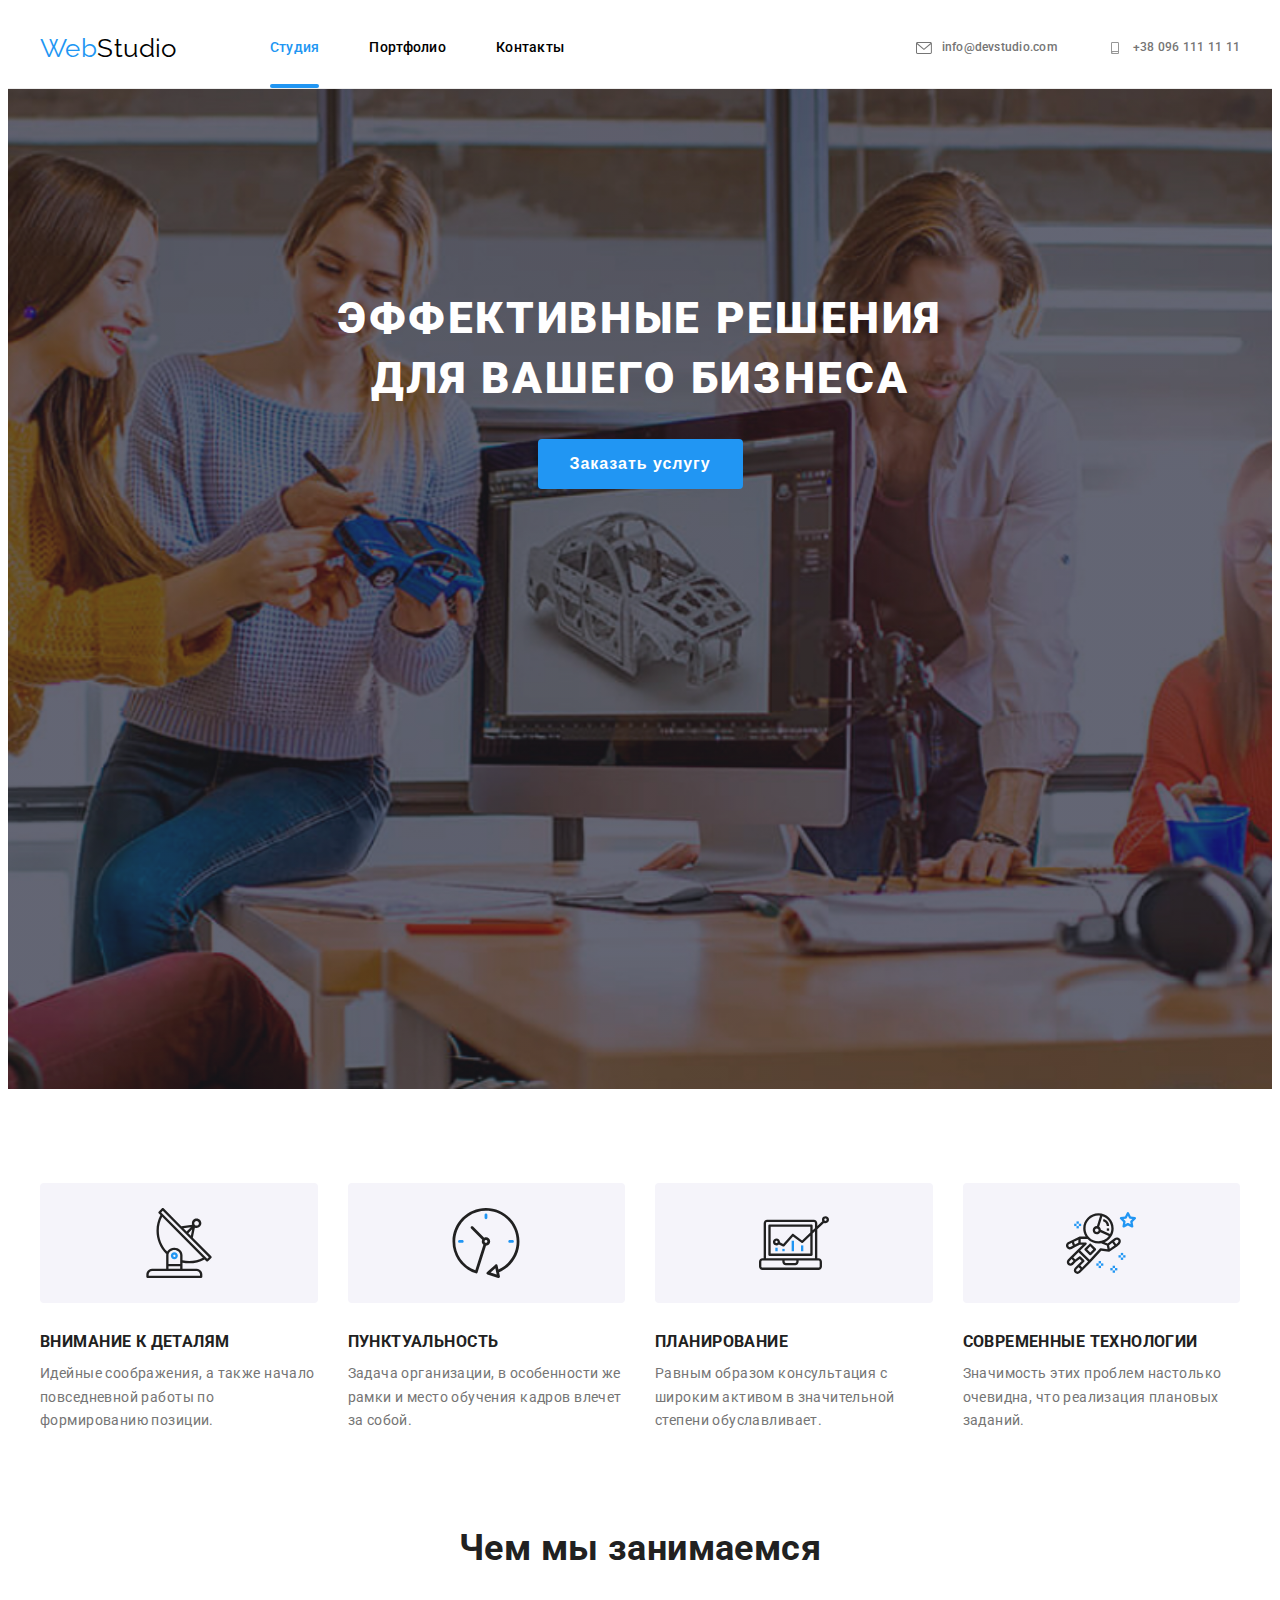
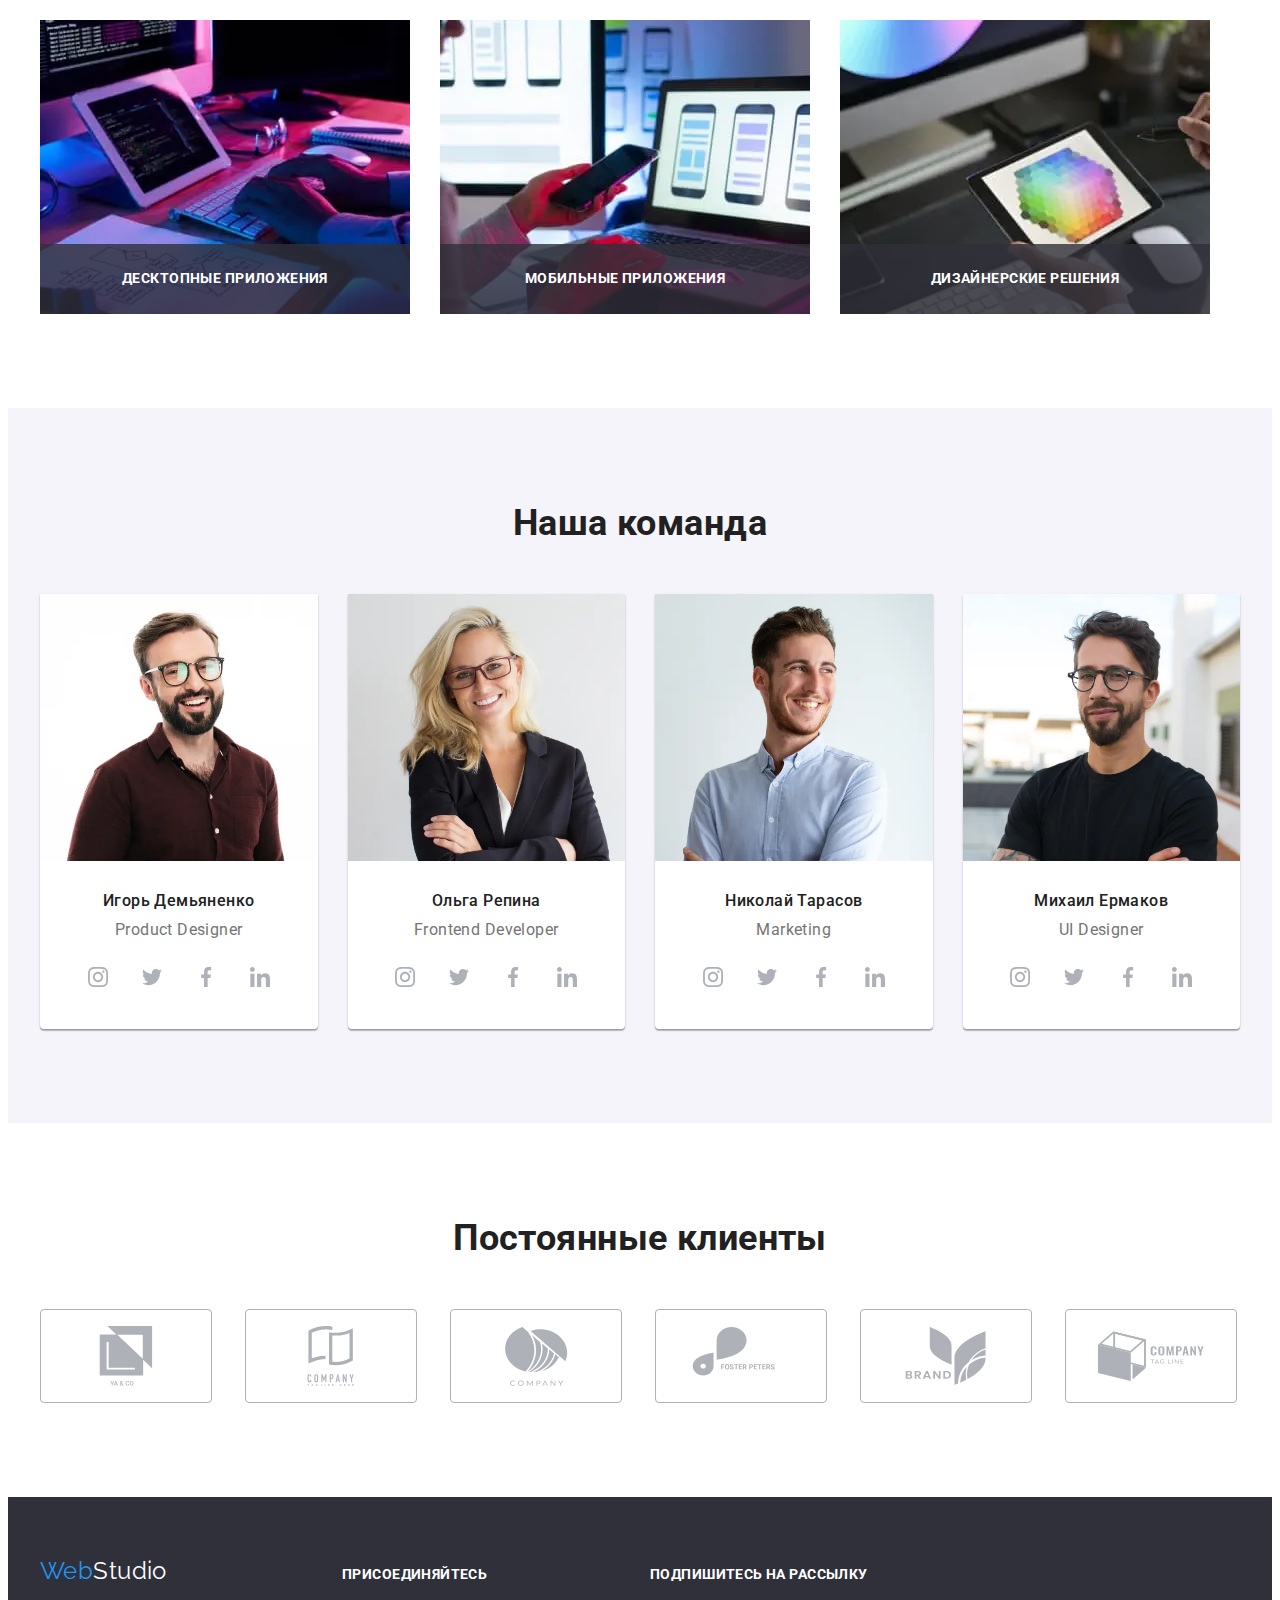
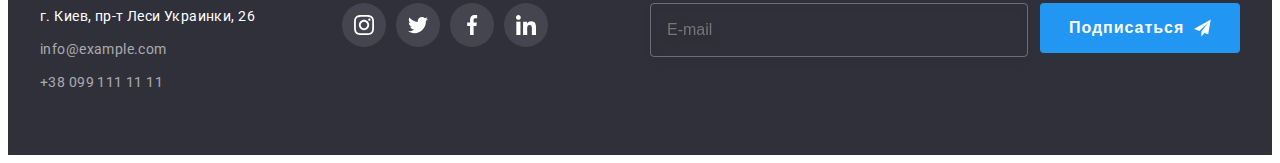
<file: index.html>
<!DOCTYPE html>
<html lang="ru">
  <head>
    <meta charset="UTF-8" />
    <meta http-equiv="X-UA-Compatible" content="IE=edge" />
    <meta name="viewport" content="width=device-width, initial-scale=1.0" />
    <title>Studio</title>
    <link rel="preconnect" href="https://fonts.googleapis.com" />
    <link rel="preconnect" href="https://fonts.gstatic.com" crossorigin />
    <link
      href="https://fonts.googleapis.com/css2?family=Raleway:wght@700&family=Roboto:wght@400;500;700;900&display=swap"
      rel="stylesheet"
    />
    <link
      rel="stylesheet"
      href="https://cdnjs.cloudflare.com/ajax/libs/modern-normalize/1.1.0/modern-normalize.min.css"
      integrity="sha512-wpPYUAdjBVSE4KJnH1VR1HeZfpl1ub8YT/NKx4PuQ5NmX2tKuGu6U/JRp5y+Y8XG2tV+wKQpNHVUX03MfMFn9Q=="
      crossorigin="anonymous"
      referrerpolicy="no-referrer"
    />
    <link rel="stylesheet" href="./css/main.min.css" />
  </head>
  <body>
    <!-- Чтобы поставить или убрать комментарий CTRL+/ -->
    <!--Шапка-->
    <header class="header">
      <div class="container">
        <a href="./index.html" class="logo link"
          >Web<span class="logo__header--dark">Studio</span></a
        >
        <nav class="nav">
          <ul class="nav__list list">
            <li class="nav__item">
              <a href="./index.html" class="link active">Студия</a>
            </li>
            <li class="nav__item">
              <a href="./portfolio.html" class="link inactive">Портфолио</a>
            </li>
            <li class="nav__item">
              <a href="" class="link inactive">Контакты</a>
            </li>
          </ul>
        </nav>
        <ul class="header-auth__list list">
          <li class="header-auth__item">
            <a href="mailto:info@devstudio.com" class="link">
              <svg class="header-auth__icon--tab" width="14" height="10">
                <use href="./images/symbol-defs.svg#icon-envelope-tab"></use>
              </svg>
              <svg class="header-auth__icon" width="16" height="12">
                <use href="./images/symbol-defs.svg#icon-envelope"></use></svg
              >info@devstudio.com</a
            >
          </li>
          <li class="header-auth__item">
            <a href="tel:+380961111111" class="link">
              <svg class="header-auth__icon--tab" width="10" height="14">
                <use href="./images/symbol-defs.svg#icon-smartphone-tab"></use>
              </svg>
              <svg class="header-auth__icon" width="16" height="12">
                <use href="./images/symbol-defs.svg#icon-smartphone"></use>
              </svg>
              +38 096 111 11 11</a
            >
          </li>
        </ul>
        <button
          type="button"
          class="menu-open__btn"
          aria-expanded="false"
          aria-controls="menu-container"
          data-menu-button
        >
          <svg
            width="40"
            height="40"
            aria-label="Переключатель мобильного меню"
          >
            <use
              class="mob-menu__icon"
              href="./images/symbol-defs.svg#icon-menu-open"
            ></use>
          </svg>
        </button>
      </div>

      <div class="mob-menu is-hidden">
        <div class="container">
          <div class="mob-menu__top">
            <button
              type="button"
              class="menu-close__btn"
              aria-expanded="false"
              aria-controls="menu-container"
              data-menu-button
            >
              <svg
                width="40"
                height="40"
                aria-label="Переключатель мобильного меню"
              >
                <use
                  class="mob-menu__icon"
                  href="./images/symbol-defs.svg#icon-menu-close"
                ></use>
              </svg>
            </button>
            <ul class="mob-menu__list list">
              <li class="mob-menu__item">
                <a href="./index.html" class="link active">Студия</a>
              </li>
              <li class="mob-menu__item">
                <a href="./portfolio.html" class="link inactive">Портфолио</a>
              </li>
              <li class="mob-menu__item">
                <a href="" class="link inactive">Контакты</a>
              </li>
            </ul>
          </div>

          <div class="menu-bottom">
            <div class="menu-bottom__connect">
              <ul class="menu-bottom__list list">
                <li class="menu-bottom__tel">
                  <a href="tel:+380961111111" class="link">
                    +38 096 111 11 11</a
                  >
                </li>
                <li class="menu-bottom__mail">
                  <a href="mailto:info@devstudio.com" class="link"
                    >info@devstudio.com</a
                  >
                </li>
              </ul>
              <ul class="mob-soc__list list">
                <li class="mob-soc__item">
                  <a class="mob-soc__link link" href="">Instagram</a>
                </li>
                <li class="mob-soc__item">
                  <a class="mob-soc__link link" href="">Twitter</a>
                </li>
                <li class="mob-soc__item">
                  <a class="mob-soc__link link" href="">Facebook</a>
                </li>
                <li class="mob-soc__item">
                  <a class="mob-soc__link link" href="">LinkedIn</a>
                </li>
              </ul>
            </div>
          </div>
        </div>
      </div>
    </header>

    <!--Main-->
    <main>
      <!--Герой-->
      <section class="hero">
        <div class="container">
          <h1 class="hero__title">Эффективные решения для вашего бизнеса</h1>
          <button type="button" class="hero__btn btn" data-modal-open>
            Заказать услугу
          </button>
        </div>
      </section>
      <!--Особенности-->
      <section class="specialty">
        <div class="container">
          <h2 class="hidden">Наши особенности</h2>
          <ul class="specialty__list list">
            <li class="specialty__item">
              <div class="placeholder-svg">
                <svg width="70" height="70">
                  <use href="./images/symbol-defs.svg#icon-antenna"></use>
                </svg>
              </div>
              <h3 class="specialty__title title">Внимание к деталям</h3>
              <p class="specialty__description">
                Идейные соображения, а также начало повседневной работы по
                формированию позиции.
              </p>
            </li>
            <li class="specialty__item">
              <div class="placeholder-svg">
                <svg width="70" height="70">
                  <use href="./images/symbol-defs.svg#icon-clock"></use>
                </svg>
              </div>
              <h3 class="specialty__title title">Пунктуальность</h3>
              <p class="specialty__description">
                Задача организации, в особенности же рамки и место обучения
                кадров влечет за собой.
              </p>
            </li>
            <li class="specialty__item">
              <div class="placeholder-svg">
                <svg width="70" height="70">
                  <use href="./images/symbol-defs.svg#icon-diagram"></use>
                </svg>
              </div>
              <h3 class="specialty__title title">Планирование</h3>
              <p class="specialty__description">
                Равным образом консультация с широким активом в значительной
                степени обуславливает.
              </p>
            </li>
            <li class="specialty__item">
              <div class="placeholder-svg">
                <svg width="70" height="70">
                  <use href="./images/symbol-defs.svg#icon-astronaut"></use>
                </svg>
              </div>
              <h3 class="specialty__title title">Современные технологии</h3>
              <p class="specialty__description">
                Значимость этих проблем настолько очевидна, что реализация
                плановых заданий.
              </p>
            </li>
          </ul>
        </div>
      </section>

      <!--Чем мы занимаемся-->
      <section class="about">
        <div class="container">
          <h2 class="about__title title">Чем мы занимаемся</h2>
          <ul class="about__list list">
            <li class="about__item">
              <div class="about__item--wrap">
                <picture>
                  <source
                    srcset="
                      ./images/about/about_1.webp    1x,
                      ./images/about/about_1-x2.webp 2x
                    "
                    type="image/webp"
                  />
                  <source
                    srcset="
                      ./images/about/about_1.jpg    1x,
                      ./images/about/about_1-x2.jpg 2x
                    "
                    type="image/jpg"
                  />
                  <img
                    src="./images/about/about_1.jpg"
                    alt="Ноут"
                    width="370"
                    height="294"
                  />
                </picture>
                <div class="about__label">
                  <p class="about__description">Десктопные приложения</p>
                </div>
              </div>
            </li>
            <li class="about__item">
              <div class="about__item--wrap">
                <picture>
                  <source
                    srcset="
                      ./images/about/about_2.webp    1x,
                      ./images/about/about_2-x2.webp 2x
                    "
                    type="image/webp"
                  />
                  <source
                    srcset="
                      ./images/about/about_2.jpg    1x,
                      ./images/about/about_2-x2.jpg 2x
                    "
                    type="image/jpg"
                  />
                  <img
                    src="./images/about/about_2.jpg"
                    alt="Телефон"
                    width="370"
                    height="294"
                  />
                </picture>

                <div class="about__label">
                  <p class="about__description">Мобильные приложения</p>
                </div>
              </div>
            </li>
            <li class="about__item">
              <div class="about__item--wrap">
                <picture>
                  <source
                    srcset="
                      ./images/about/about_3.webp    1x,
                      ./images/about/about_3-x2.webp 2x
                    "
                    type="image/webp"
                  />
                  <source
                    srcset="
                      ./images/about/about_3.jpg    1x,
                      ./images/about/about_3-x2.jpg 2x
                    "
                    type="image/jpg"
                  />
                  <img
                    src="./images/about/about_3.jpg"
                    alt="Планшет"
                    width="370"
                    height="294"
                  />
                </picture>
                <div class="about__label">
                  <p class="about__description">Дизайнерские решения</p>
                </div>
              </div>
            </li>
          </ul>
        </div>
      </section>

      <!--Наша команда-->
      <section class="team">
        <div class="container">
          <h2 class="team__title title">Наша команда</h2>
          <ul class="team__list list">
            <li class="team__item">
              <picture>
                <source
                  media="(min-width: 1200px)"
                  srcset="
                    ./images/teammates/teammate_1.webp    1x,
                    ./images/teammates/teammate_1-x2.webp 2x
                  "
                  type="image/webp"
                />
                <source
                  media="(min-width: 1200px)"
                  srcset="
                    ./images/teammates/teammate_1.jpg    1x,
                    ./images/teammates/teammate_1-x2.jpg 2x
                  "
                  type="image/jpg"
                />

                <source
                  media="(min-width: 768px)"
                  srcset="
                    ./images/teammates/teammate_1-tab.webp    1x,
                    ./images/teammates/teammate_1-tab-x2.webp 2x
                  "
                  type="image/webp"
                />
                <source
                  media="(min-width: 768px)"
                  srcset="
                    ./images/teammates/teammate_1-tab.jpg    1x,
                    ./images/teammates/teammate_1-tab-x2.jpg 2x
                  "
                  type="image/jpg"
                />
                <source
                  media="(min-width: 320px)"
                  srcset="
                    ./images/teammates/teammate_1-mob.webp    1x,
                    ./images/teammates/teammate_1-mob-x2.webp 2x
                  "
                  type="image/webp"
                />
                <source
                  media="(min-width: 320px)"
                  srcset="
                    ./images/teammates/teammate_1-mob.jpg    1x,
                    ./images/teammates/teammate_1-mob-x2.jpg 2x
                  "
                  type="image/jpg"
                />
                <img
                  src="./images/teammates/teammate_1-mob.jpg"
                  alt="Игорь"
                  width="270"
                  height="260"
                />
              </picture>

              <div class="teammate">
                <h3 class="teammate__name title">Игорь Демьяненко</h3>
                <p lang="en" class="teammate__description">Product Designer</p>
                <ul class="soc-contacts__list list">
                  <li class="soc-contacts__item">
                    <a
                      class="soc-contacts__link socials-svg"
                      href=""
                      aria-label="instagram"
                      ><svg class="soc-contacts__svg" width="20" height="20">
                        <use
                          href="./images/symbol-defs.svg#icon-instagram"
                        ></use></svg
                    ></a>
                  </li>
                  <li class="soc-contacts__item">
                    <a
                      class="soc-contacts__link socials-svg"
                      href=""
                      aria-label="twitter"
                      ><svg class="soc-contacts__svg" width="20" height="20">
                        <use
                          href="./images/symbol-defs.svg#icon-twitter"
                        ></use></svg
                    ></a>
                  </li>
                  <li class="soc-contacts__item">
                    <a
                      class="soc-contacts__link socials-svg"
                      href=""
                      aria-label="facebook"
                      ><svg class="soc-contacts__svg" width="20" height="20">
                        <use
                          href="./images/symbol-defs.svg#icon-facebook"
                        ></use></svg
                    ></a>
                  </li>
                  <li class="soc-contacts__item">
                    <a
                      class="soc-contacts__link socials-svg"
                      href=""
                      aria-label="linkedin"
                      ><svg class="soc-contacts__svg" width="20" height="20">
                        <use
                          href="./images/symbol-defs.svg#icon-linkedin"
                        ></use></svg
                    ></a>
                  </li>
                </ul>
              </div>
            </li>
            <li class="team__item">
              <picture>
                <source
                  media="(min-width: 1200px)"
                  srcset="
                    ./images/teammates/teammate_2.webp    1x,
                    ./images/teammates/teammate_2-x2.webp 2x
                  "
                  type="image/webp"
                />
                <source
                  media="(min-width: 1200px)"
                  srcset="
                    ./images/teammates/teammate_2.jpg    1x,
                    ./images/teammates/teammate_2-x2.jpg 2x
                  "
                  type="image/jpg"
                />

                <source
                  media="(min-width: 768px)"
                  srcset="
                    ./images/teammates/teammate_2-tab.webp    1x,
                    ./images/teammates/teammate_2-tab-x2.webp 2x
                  "
                  type="image/webp"
                />
                <source
                  media="(min-width: 768px)"
                  srcset="
                    ./images/teammates/teammate_2-tab.jpg    1x,
                    ./images/teammates/teammate_2-tab-x2.jpg 2x
                  "
                  type="image/jpg"
                />
                <source
                  media="(min-width: 320px)"
                  srcset="
                    ./images/teammates/teammate_2-mob.webp    1x,
                    ./images/teammates/teammate_2-mob-x2.webp 2x
                  "
                  type="image/webp"
                />
                <source
                  media="(min-width: 320px)"
                  srcset="
                    ./images/teammates/teammate_2-mob.jpg    1x,
                    ./images/teammates/teammate_2-mob-x2.jpg 2x
                  "
                  type="image/jpg"
                />
                <img
                  src="./images/teammates/teammate_2-mob.jpg"
                  alt="Ольга"
                  width="270"
                  height="260"
                />
              </picture>

              <div class="teammate">
                <h3 class="teammate__name title">Ольга Репина</h3>
                <p lang="en" class="teammate__description">
                  Frontend Developer
                </p>
                <ul class="soc-contacts__list list">
                  <li class="soc-contacts__item">
                    <a
                      class="soc-contacts__link socials-svg"
                      href=""
                      aria-label="instagram"
                      ><svg class="soc-contacts__svg" width="20" height="20">
                        <use
                          href="./images/symbol-defs.svg#icon-instagram"
                        ></use></svg
                    ></a>
                  </li>
                  <li class="soc-contacts__item">
                    <a
                      class="soc-contacts__link socials-svg"
                      href=""
                      aria-label="twitter"
                      ><svg class="soc-contacts__svg" width="20" height="20">
                        <use
                          href="./images/symbol-defs.svg#icon-twitter"
                        ></use></svg
                    ></a>
                  </li>
                  <li class="soc-contacts__item">
                    <a
                      class="soc-contacts__link socials-svg"
                      href=""
                      aria-label="facebook"
                      ><svg class="soc-contacts__svg" width="20" height="20">
                        <use
                          href="./images/symbol-defs.svg#icon-facebook"
                        ></use></svg
                    ></a>
                  </li>
                  <li class="soc-contacts__item">
                    <a
                      class="soc-contacts__link socials-svg"
                      href=""
                      aria-label="linkedin"
                      ><svg class="soc-contacts__svg" width="20" height="20">
                        <use
                          href="./images/symbol-defs.svg#icon-linkedin"
                        ></use></svg
                    ></a>
                  </li>
                </ul>
              </div>
            </li>
            <li class="team__item">
              <picture>
                <source
                  media="(min-width: 1200px)"
                  srcset="
                    ./images/teammates/teammate_3.webp    1x,
                    ./images/teammates/teammate_3-x2.webp 2x
                  "
                  type="image/webp"
                />
                <source
                  media="(min-width: 1200px)"
                  srcset="
                    ./images/teammates/teammate_3.jpg    1x,
                    ./images/teammates/teammate_3-x2.jpg 2x
                  "
                  type="image/jpg"
                />

                <source
                  media="(min-width: 768px)"
                  srcset="
                    ./images/teammates/teammate_3-tab.webp    1x,
                    ./images/teammates/teammate_3-tab-x2.webp 2x
                  "
                  type="image/webp"
                />
                <source
                  media="(min-width: 768px)"
                  srcset="
                    ./images/teammates/teammate_3-tab.jpg    1x,
                    ./images/teammates/teammate_3-tab-x2.jpg 2x
                  "
                  type="image/jpg"
                />
                <source
                  media="(min-width: 320px)"
                  srcset="
                    ./images/teammates/teammate_3-mob.webp    1x,
                    ./images/teammates/teammate_3-mob-x2.webp 2x
                  "
                  type="image/webp"
                />
                <source
                  media="(min-width: 320px)"
                  srcset="
                    ./images/teammates/teammate_3-mob.jpg    1x,
                    ./images/teammates/teammate_3-mob-x2.jpg 2x
                  "
                  type="image/jpg"
                />
                <img
                  src="./images/teammates/teammate_3-mob.jpg"
                  alt="Николай"
                  width="270"
                  height="260"
                />
              </picture>

              <div class="teammate">
                <h3 class="teammate__name title">Николай Тарасов</h3>
                <p lang="en" class="teammate__description">Marketing</p>
                <ul class="soc-contacts__list list">
                  <li class="soc-contacts__item">
                    <a
                      class="soc-contacts__link socials-svg"
                      href=""
                      aria-label="instagram"
                      ><svg class="soc-contacts__svg" width="20" height="20">
                        <use
                          href="./images/symbol-defs.svg#icon-instagram"
                        ></use></svg
                    ></a>
                  </li>
                  <li class="soc-contacts__item">
                    <a
                      class="soc-contacts__link socials-svg"
                      href=""
                      aria-label="twitter"
                      ><svg class="soc-contacts__svg" width="20" height="20">
                        <use
                          href="./images/symbol-defs.svg#icon-twitter"
                        ></use></svg
                    ></a>
                  </li>
                  <li class="soc-contacts__item">
                    <a
                      class="soc-contacts__link socials-svg"
                      href=""
                      aria-label="facebook"
                      ><svg class="soc-contacts__svg" width="20" height="20">
                        <use
                          href="./images/symbol-defs.svg#icon-facebook"
                        ></use></svg
                    ></a>
                  </li>
                  <li class="soc-contacts__item">
                    <a
                      class="soc-contacts__link socials-svg"
                      href=""
                      aria-label="linkedin"
                      ><svg class="soc-contacts__svg" width="20" height="20">
                        <use
                          href="./images/symbol-defs.svg#icon-linkedin"
                        ></use></svg
                    ></a>
                  </li>
                </ul>
              </div>
            </li>
            <li class="team__item">
              <picture>
                <source
                  media="(min-width: 1200px)"
                  srcset="
                    ./images/teammates/teammate_4.webp    1x,
                    ./images/teammates/teammate_4-x2.webp 2x
                  "
                  type="image/webp"
                />
                <source
                  media="(min-width: 1200px)"
                  srcset="
                    ./images/teammates/teammate_4.jpg    1x,
                    ./images/teammates/teammate_4-x2.jpg 2x
                  "
                  type="image/jpg"
                />

                <source
                  media="(min-width: 768px)"
                  srcset="
                    ./images/teammates/teammate_4-tab.webp    1x,
                    ./images/teammates/teammate_4-tab-x2.webp 2x
                  "
                  type="image/webp"
                />
                <source
                  media="(min-width: 768px)"
                  srcset="
                    ./images/teammates/teammate_4-tab.jpg    1x,
                    ./images/teammates/teammate_4-tab-x2.jpg 2x
                  "
                  type="image/jpg"
                />
                <source
                  media="(min-width: 320px)"
                  srcset="
                    ./images/teammates/teammate_4-mob.webp    1x,
                    ./images/teammates/teammate_4-mob-x2.webp 2x
                  "
                  type="image/webp"
                />
                <source
                  media="(min-width: 320px)"
                  srcset="
                    ./images/teammates/teammate_4-mob.jpg    1x,
                    ./images/teammates/teammate_4-mob-x2.jpg 2x
                  "
                  type="image/jpg"
                />
                <img
                  src="./images/teammates/teammate_4-mob.jpg"
                  alt="Михаил"
                  width="270"
                  height="260"
                />
              </picture>

              <div class="teammate">
                <h3 class="teammate__name title">Михаил Ермаков</h3>
                <p lang="en" class="teammate__description">UI Designer</p>
                <ul class="soc-contacts__list list">
                  <li class="soc-contacts__item">
                    <a
                      class="soc-contacts__link socials-svg"
                      href=""
                      aria-label="instagram"
                      ><svg class="soc-contacts__svg" width="20" height="20">
                        <use
                          href="./images/symbol-defs.svg#icon-instagram"
                        ></use></svg
                    ></a>
                  </li>
                  <li class="soc-contacts__item">
                    <a
                      class="soc-contacts__link socials-svg"
                      href=""
                      aria-label="twitter"
                      ><svg class="soc-contacts__svg" width="20" height="20">
                        <use
                          href="./images/symbol-defs.svg#icon-twitter"
                        ></use></svg
                    ></a>
                  </li>
                  <li class="soc-contacts__item">
                    <a
                      class="soc-contacts__link socials-svg"
                      href=""
                      aria-label="facebook"
                      ><svg class="soc-contacts__svg" width="20" height="20">
                        <use
                          href="./images/symbol-defs.svg#icon-facebook"
                        ></use></svg
                    ></a>
                  </li>
                  <li class="soc-contacts__item">
                    <a
                      class="soc-contacts__link socials-svg"
                      href=""
                      aria-label="linkedin"
                      ><svg class="soc-contacts__svg" width="20" height="20">
                        <use
                          href="./images/symbol-defs.svg#icon-linkedin"
                        ></use></svg
                    ></a>
                  </li>
                </ul>
              </div>
            </li>
          </ul>
        </div>
      </section>

      <!-- Наши клиенты -->
      <section class="clients">
        <div class="container">
          <h2 class="clients__title title">Постоянные клиенты</h2>
          <ul class="clients__list list">
            <li class="clients__item">
              <a class="clients__link" href=""
                ><svg width="106" height="60">
                  <use href="./images/symbol-defs.svg#icon-client1"></use></svg
              ></a>
            </li>
            <li class="clients__item">
              <a class="clients__link" href=""
                ><svg width="106" height="60">
                  <use href="./images/symbol-defs.svg#icon-client2"></use></svg
              ></a>
            </li>
            <li class="clients__item">
              <a class="clients__link" href=""
                ><svg width="106" height="60">
                  <use href="./images/symbol-defs.svg#icon-client3"></use></svg
              ></a>
            </li>
            <li class="clients__item">
              <a class="clients__link" href=""
                ><svg width="106" height="60">
                  <use href="./images/symbol-defs.svg#icon-client4"></use></svg
              ></a>
            </li>
            <li class="clients__item">
              <a class="clients__link" href=""
                ><svg width="106" height="60">
                  <use href="./images/symbol-defs.svg#icon-client5"></use></svg
              ></a>
            </li>
            <li class="clients__item">
              <a class="clients__link" href=""
                ><svg width="106" height="60">
                  <use href="./images/symbol-defs.svg#icon-client6"></use></svg
              ></a>
            </li>
          </ul>
        </div>
      </section>
    </main>

    <!--Подвал-->
    <footer class="footer">
      <div class="container">
        <div class="footer__address">
          <a href="./index.html" class="logo link"
            >Web<span class="footer__logo--light">Studio</span></a
          >
          <address class="address">
            <p class="address__name">
              <a
                href="http://goo.gl/maps/BzuUJeDCtrYKeMsz9"
                target="_blank"
                rel="noopener nofollow noreferrer"
                class="link"
              >
                г. Киев, пр-т Леси Украинки, 26</a
              >
            </p>
            <ul class="footer-auth__list list">
              <li class="footer-auth__item">
                <a
                  href="mailto:info@example.com"
                  target="_blank"
                  rel="noopener nofollow noreferrer"
                  class="link"
                  >info@example.com</a
                >
              </li>
              <li class="footer-auth__item">
                <a href="tel:+380991111111" class="link">+38 099 111 11 11</a>
              </li>
            </ul>
          </address>
        </div>

        <div class="join">
          <h2 class="join__title title">Присоединяйтесь</h2>
          <ul class="join__list list">
            <li class="join__item">
              <a href="" class="join__link socials-svg">
                <svg class="join__icon" width="20" height="20">
                  <use href="./images/symbol-defs.svg#icon-instagram"></use>
                </svg>
              </a>
            </li>
            <li class="join__item">
              <a href="" class="join__link socials-svg">
                <svg class="join__icon" width="20" height="20">
                  <use href="./images/symbol-defs.svg#icon-twitter"></use>
                </svg>
              </a>
            </li>
            <li class="join__item">
              <a href="" class="join__link socials-svg">
                <svg class="join__icon" width="20" height="20">
                  <use href="./images/symbol-defs.svg#icon-facebook"></use>
                </svg>
              </a>
            </li>
            <li class="join__item">
              <a href="" class="join__link socials-svg">
                <svg class="join__icon" width="20" height="20">
                  <use href="./images/symbol-defs.svg#icon-linkedin"></use>
                </svg>
              </a>
            </li>
          </ul>
        </div>

        <div class="subscribe">
          <section class="subscribe-section">
            <h2 class="join__title title">Подпишитесь на рассылку</h2>
            <form class="subscribe__form">
              <input
                type="email"
                name="subscribe"
                placeholder="E-mail"
                class="subscribe__input"
                id="subscribe"
                required
              />
              <label for="subscribe" class="subscribe-label"></label>
              <button type="submit" class="subscribe__btn btn">
                Подписаться
                <svg class="subscribe__icon" width="24" height="24">
                  <use href="./images/symbol-defs.svg#icon-send"></use>
                </svg>
              </button>
            </form>
          </section>
        </div>
      </div>
    </footer>

    <!-- Модальное окно -->
    <div class="backdrop is-hidden" data-modal>
      <div class="modal">
        <button type="button" class="modal__btn" data-modal-close>
          <svg class="modal__icon" width="11" height="11">
            <use href="./images/symbol-defs.svg#icon-close"></use>
          </svg>
        </button>

        <div class="form__container">
          <p class="form__title">Оставьте свои данные, мы вам перезвоним</p>

          <form class="form">
            <div class="form__wrap">
              <label for="user-name">Имя</label>
              <div class="input-wrap">
                <input
                  type="text"
                  name="user-name"
                  id="user-name"
                  class="form__input"
                  placeholder=" "
                  required
                />
                <svg class="form__icon" width="18" height="18">
                  <use href="./images/symbol-defs.svg#icon-person"></use>
                </svg>
              </div>
            </div>
            <div class="form__wrap">
              <label for="phone-number">Телефон</label>
              <div class="input-wrap">
                <input
                  type="tel"
                  name="phone-number"
                  id="phone-number"
                  class="form__input"
                  placeholder=" "
                  required
                /><svg class="form__icon" width="18" height="18">
                  <use href="./images/symbol-defs.svg#icon-phone"></use>
                </svg>
              </div>
            </div>
            <div class="form__wrap">
              <label for="user-email">Почта</label>
              <div class="input-wrap">
                <input
                  type="email"
                  name="user-email"
                  id="user-email"
                  class="form__input"
                  placeholder=" "
                  required
                /><svg class="form__icon" width="18" height="18">
                  <use href="./images/symbol-defs.svg#icon-email"></use>
                </svg>
              </div>
            </div>
            <div class="form__wrap comment__wrap">
              <label for="comment">Комментарий</label>
              <textarea
                name="comment"
                id="comment"
                class="comment__text form-input"
                placeholder="Введите текст"
              ></textarea>
            </div>
            <div class="checkbox__wrap">
              <input
                type="checkbox"
                name="privacy"
                value="true"
                class="checkbox__input hidden"
                id="privacy"
              />
              <label for="privacy" class="checkbox__label">
                <span class="checkbox__text"
                  >Соглашаюсь с рассылкой и принимаю</span
                >
                <a class="checkbox__text checkbox__link" href=""
                  >Условия договора</a
                ></label
              >
            </div>
            <button class="submit btn" type="submit">Отправить</button>
          </form>
        </div>
      </div>
    </div>

    <script src="./js/modal.js"></script>
    <script src="./js/menu.js"></script>
  </body>
</html>
</file>
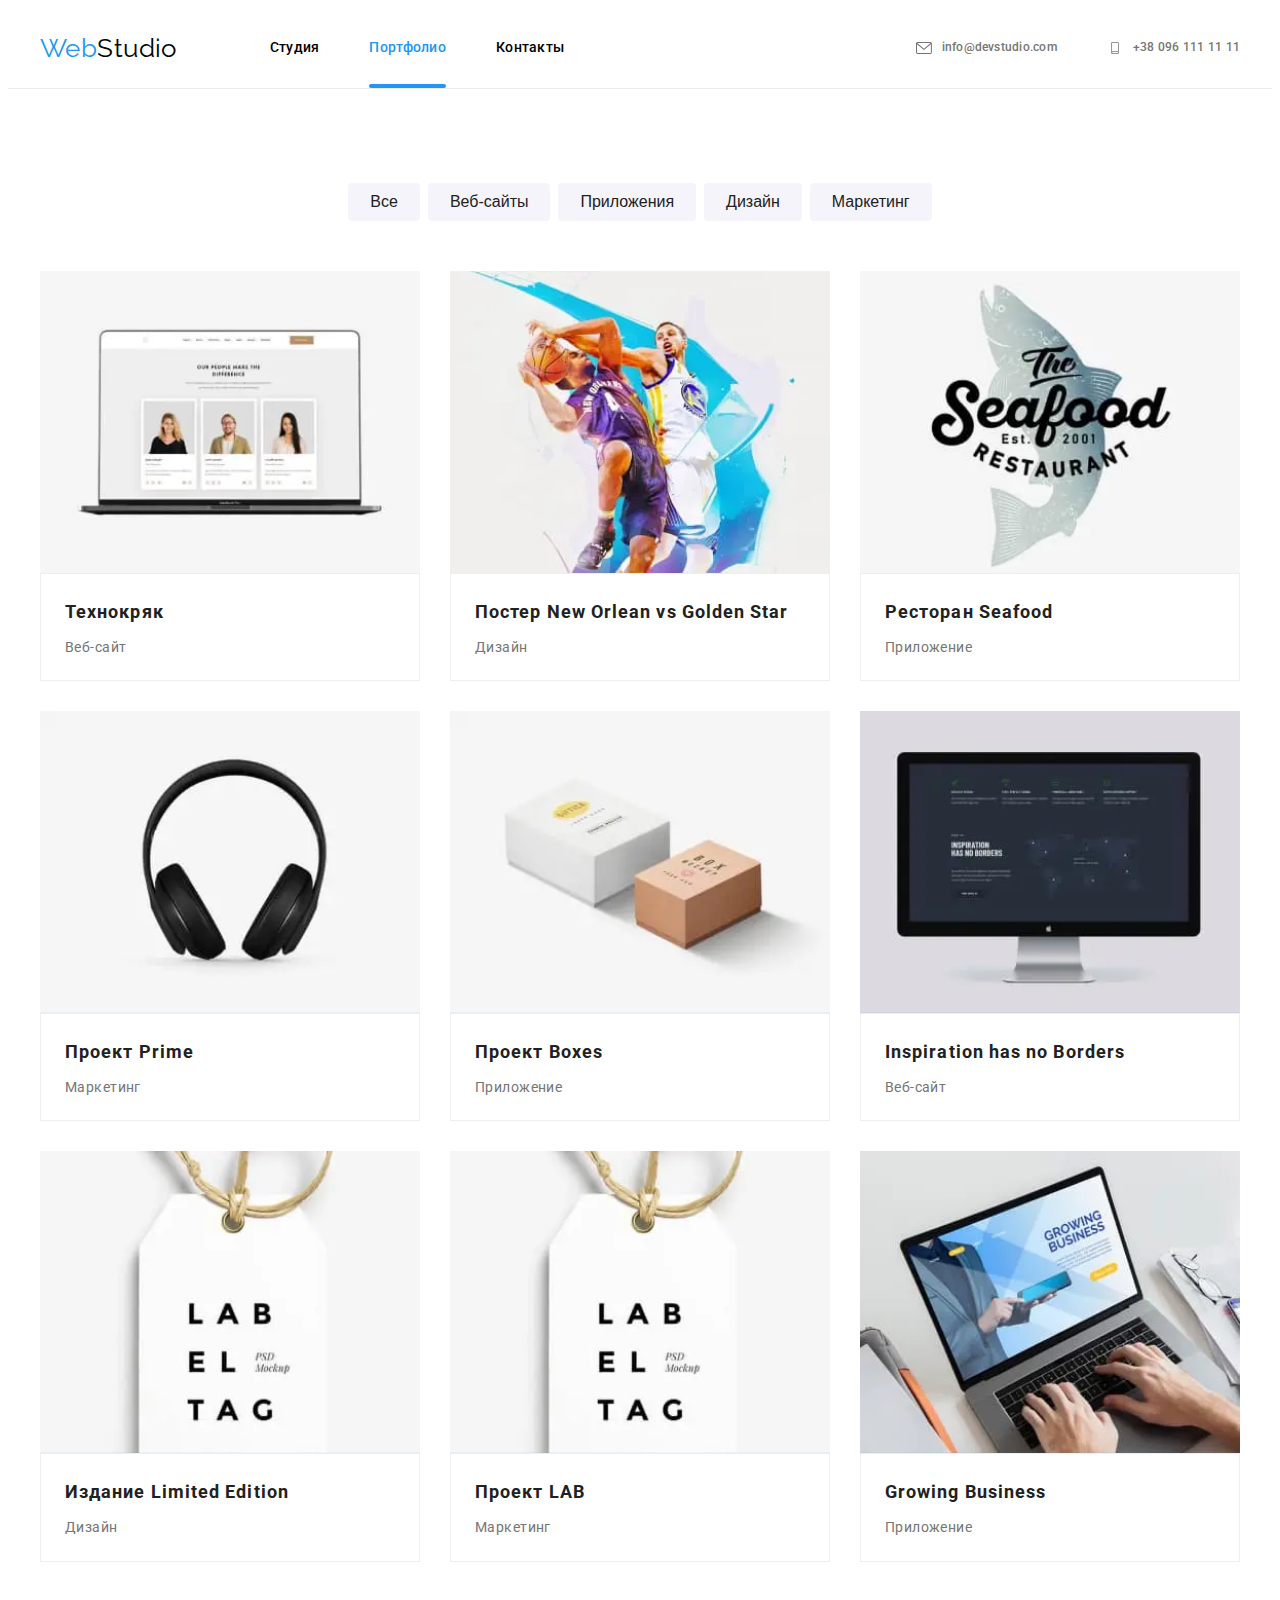
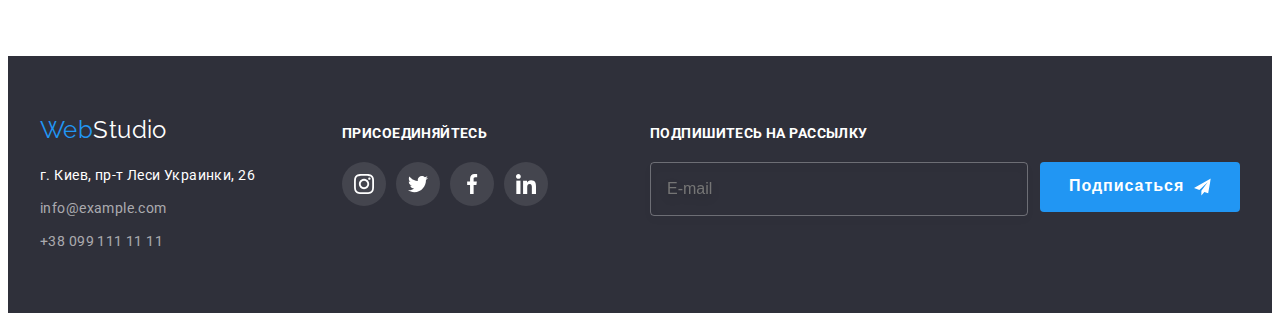
<file: portfolio.html>
<!DOCTYPE html>
<html lang="ru">
  <head>
    <meta charset="UTF-8" />
    <meta http-equiv="X-UA-Compatible" content="IE=edge" />
    <meta name="viewport" content="width=device-width, initial-scale=1.0" />
    <title>Portfolio</title>
    <link
      href="https://fonts.googleapis.com/css2?family=Raleway:wght@700&family=Roboto:wght@400;500;700;900&display=swap"
      rel="stylesheet"
    />
    <link
      rel="stylesheet"
      href="https://cdnjs.cloudflare.com/ajax/libs/modern-normalize/1.1.0/modern-normalize.min.css"
      integrity="sha512-wpPYUAdjBVSE4KJnH1VR1HeZfpl1ub8YT/NKx4PuQ5NmX2tKuGu6U/JRp5y+Y8XG2tV+wKQpNHVUX03MfMFn9Q=="
      crossorigin="anonymous"
      referrerpolicy="no-referrer"
    />
    <link rel="stylesheet" href="./css/main.min.css" />
  </head>
  <body>
    <!-- Header -->
    <header class="header">
      <div class="container">
        <a href="./index.html" class="logo link"
          >Web<span class="logo__header--dark">Studio</span></a
        >
        <nav class="nav">
          <ul class="nav__list list">
            <li class="nav__item">
              <a href="./index.html" class="link inactive">Студия</a>
            </li>
            <li class="nav__item">
              <a href="./portfolio.html" class="link active">Портфолио</a>
            </li>
            <li class="nav__item">
              <a href="" class="link inactive">Контакты</a>
            </li>
          </ul>
        </nav>
        <ul class="header-auth__list list">
          <li class="header-auth__item">
            <a href="mailto:info@devstudio.com" class="link">
              <svg class="header-auth__icon--tab" width="14" height="10">
                <use href="./images/symbol-defs.svg#icon-envelope-tab"></use>
              </svg>
              <svg class="header-auth__icon" width="16" height="12">
                <use href="./images/symbol-defs.svg#icon-envelope"></use></svg
              >info@devstudio.com</a
            >
          </li>
          <li class="header-auth__item">
            <a href="tel:+380961111111" class="link">
              <svg class="header-auth__icon--tab" width="10" height="14">
                <use href="./images/symbol-defs.svg#icon-smartphone-tab"></use>
              </svg>
              <svg class="header-auth__icon" width="16" height="12">
                <use href="./images/symbol-defs.svg#icon-smartphone"></use>
              </svg>
              +38 096 111 11 11</a
            >
          </li>
        </ul>
        <button
          type="button"
          class="menu-open__btn"
          aria-expanded="false"
          aria-controls="menu-container"
          data-menu-button
        >
          <svg
            width="40"
            height="40"
            aria-label="Переключатель мобильного меню"
          >
            <use
              class="mob-menu__icon"
              href="./images/symbol-defs.svg#icon-menu-open"
            ></use>
          </svg>
        </button>
      </div>

      <div class="mob-menu is-hidden">
        <div class="container">
          <div class="mob-menu__top">
            <button
              type="button"
              class="menu-close__btn"
              aria-expanded="false"
              aria-controls="menu-container"
              data-menu-button
            >
              <svg
                width="40"
                height="40"
                aria-label="Переключатель мобильного меню"
              >
                <use
                  class="mob-menu__icon"
                  href="./images/symbol-defs.svg#icon-menu-close"
                ></use>
              </svg>
            </button>
            <ul class="mob-menu__list list">
              <li class="mob-menu__item">
                <a href="./index.html" class="link inactive">Студия</a>
              </li>
              <li class="mob-menu__item">
                <a href="./portfolio.html" class="link active">Портфолио</a>
              </li>
              <li class="mob-menu__item">
                <a href="" class="link inactive">Контакты</a>
              </li>
            </ul>
          </div>

          <div class="menu-bottom">
            <div class="menu-bottom__connect">
              <ul class="menu-bottom__list list">
                <li class="menu-bottom__tel">
                  <a href="tel:+380961111111" class="link">
                    +38 096 111 11 11</a
                  >
                </li>
                <li class="menu-bottom__mail">
                  <a href="mailto:info@devstudio.com" class="link"
                    >info@devstudio.com</a
                  >
                </li>
              </ul>
              <ul class="mob-soc__list list">
                <li class="mob-soc__item">
                  <a class="mob-soc__link link" href="">Instagram</a>
                </li>
                <li class="mob-soc__item">
                  <a class="mob-soc__link link" href="">Twitter</a>
                </li>
                <li class="mob-soc__item">
                  <a class="mob-soc__link link" href="">Facebook</a>
                </li>
                <li class="mob-soc__item">
                  <a class="mob-soc__link link" href="">LinkedIn</a>
                </li>
              </ul>
            </div>
          </div>
        </div>
      </div>
    </header>

    <!-- Main -->
    <main>
      <h1 class="hidden">Наши работы</h1>
      <section class="filters-projects">
        <div class="container">
          <h2 class="hidden">Filters and Projects</h2>
          <ul class="filters__list list">
            <li class="filters__item">
              <button type="button" class="btn filters__btn">Все</button>
            </li>
            <li class="filters__item">
              <button type="button" class="btn filters__btn">Веб-сайты</button>
            </li>
            <li class="filters__item">
              <button type="button" class="btn filters__btn">Приложения</button>
            </li>
            <li class="filters__item">
              <button type="button" class="btn filters__btn">Дизайн</button>
            </li>
            <li class="filters__item">
              <button type="button" class="btn filters__btn">Маркетинг</button>
            </li>
          </ul>

          <ul class="projects__list list">
            <li class="projects__item">
              <a href="" class="projects__link link">
                <div class="projects-wrap">
                  <picture>
                    <source
                      media="(min-width: 1200px)"
                      srcset="
                        ./images/projects/project_1.webp    1x,
                        ./images/projects/project_1-x2.webp 2x
                      "
                      type="image/webp"
                    />
                    <source
                      media="(min-width: 1200px)"
                      srcset="
                        ./images/projects/project_1.jpg    1x,
                        ./images/projects/project_1-x2.jpg 2x
                      "
                      type="image/jpg"
                    />

                    <source
                      media="(min-width: 768px)"
                      srcset="
                        ./images/projects/project_1-tab.webp    1x,
                        ./images/projects/project_1-tab-x2.webp 2x
                      "
                      type="image/webp"
                    />
                    <source
                      media="(min-width: 768px)"
                      srcset="
                        ./images/projects/project_1-tab.jpg    1x,
                        ./images/projects/project_1-tab-x2.jpg 2x
                      "
                      type="image/jpg"
                    />
                    <source
                      media="(min-width: 320px)"
                      srcset="
                        ./images/projects/project_1-mob.webp    1x,
                        ./images/projects/project_1-mob-x2.webp 2x
                      "
                      type="image/webp"
                    />
                    <source
                      media="(min-width: 320px)"
                      srcset="
                        ./images/projects/project_1-mob.jpg    1x,
                        ./images/projects/project_1-mob-x2.jpg 2x
                      "
                      type="image/jpg"
                    />
                    <img
                      src="./images/projects/project_1-mob.jpg"
                      alt="Вид на браузер"
                      width="450"
                      class="projects-wrap__imgs"
                    />
                  </picture>

                  <div class="projects-wrap__overlay">
                    <p class="projects-wrap__description">
                      Ресурс предлагает комплексные предложения с разным уровнем
                      функционала и сервисов. Все это позволит посетителю
                      получить исчерпывающие сведения о компании или частном
                      лице.
                    </p>
                  </div>
                </div>

                <div class="projects__container">
                  <h3 class="projects__title title">Технокряк</h3>
                  <p class="projects__description">Веб-сайт</p>
                </div>
              </a>
            </li>
            <li class="projects__item">
              <a href="" class="projects__link link">
                <div class="projects-wrap">
                  <picture>
                    <source
                      media="(min-width: 1200px)"
                      srcset="
                        ./images/projects/project_2.webp    1x,
                        ./images/projects/project_2-x2.webp 2x
                      "
                      type="image/webp"
                    />
                    <source
                      media="(min-width: 1200px)"
                      srcset="
                        ./images/projects/project_2.jpg    1x,
                        ./images/projects/project_2-x2.jpg 2x
                      "
                      type="image/jpg"
                    />

                    <source
                      media="(min-width: 768px)"
                      srcset="
                        ./images/projects/project_2-tab.webp    1x,
                        ./images/projects/project_2-tab-x2.webp 2x
                      "
                      type="image/webp"
                    />
                    <source
                      media="(min-width: 768px)"
                      srcset="
                        ./images/projects/project_2-tab.jpg    1x,
                        ./images/projects/project_2-tab-x2.jpg 2x
                      "
                      type="image/jpg"
                    />
                    <source
                      media="(min-width: 320px)"
                      srcset="
                        ./images/projects/project_2-mob.webp    1x,
                        ./images/projects/project_2-mob-x2.webp 2x
                      "
                      type="image/webp"
                    />
                    <source
                      media="(min-width: 320px)"
                      srcset="
                        ./images/projects/project_2-mob.jpg    1x,
                        ./images/projects/project_2-mob-x2.jpg 2x
                      "
                      type="image/jpg"
                    />
                    <img
                      src="./images/projects/project_2-mob.jpg"
                      alt="Двое парней играют в баскетбол"
                      width="450"
                      class="projects-wrap__imgs"
                    />
                  </picture>

                  <div class="projects-wrap__overlay">
                    <p class="projects-wrap__description">
                      Ресурс предлагает комплексные предложения с разным уровнем
                      функционала и сервисов. Все это позволит посетителю
                      получить исчерпывающие сведения о компании или частном
                      лице.
                    </p>
                  </div>
                </div>

                <div class="projects__container">
                  <h3 class="projects__title title">
                    Постер New Orlean vs Golden Star
                  </h3>
                  <p class="projects__description">Дизайн</p>
                </div>
              </a>
            </li>
            <li class="projects__item">
              <a href="" class="projects__link link">
                <div class="projects-wrap">
                  <picture>
                    <source
                      media="(min-width: 1200px)"
                      srcset="
                        ./images/projects/project_3.webp    1x,
                        ./images/projects/project_3-x2.webp 2x
                      "
                      type="image/webp"
                    />
                    <source
                      media="(min-width: 1200px)"
                      srcset="
                        ./images/projects/project_3.jpg    1x,
                        ./images/projects/project_3-x2.jpg 2x
                      "
                      type="image/jpg"
                    />

                    <source
                      media="(min-width: 768px)"
                      srcset="
                        ./images/projects/project_3-tab.webp    1x,
                        ./images/projects/project_3-tab-x2.webp 2x
                      "
                      type="image/webp"
                    />
                    <source
                      media="(min-width: 768px)"
                      srcset="
                        ./images/projects/project_3-tab.jpg    1x,
                        ./images/projects/project_3-tab-x2.jpg 2x
                      "
                      type="image/jpg"
                    />
                    <source
                      media="(min-width: 320px)"
                      srcset="
                        ./images/projects/project_3-mob.webp    1x,
                        ./images/projects/project_3-mob-x2.webp 2x
                      "
                      type="image/webp"
                    />
                    <source
                      media="(min-width: 320px)"
                      srcset="
                        ./images/projects/project_3-mob.jpg    1x,
                        ./images/projects/project_3-mob-x2.jpg 2x
                      "
                      type="image/jpg"
                    />
                    <img
                      src="./images/projects/project_3-mob.jpg"
                      alt="Лого ресторана"
                      width="450"
                      class="projects-wrap__imgs"
                    />
                  </picture>

                  <div class="projects-wrap__overlay">
                    <p class="projects-wrap__description">
                      Ресурс предлагает комплексные предложения с разным уровнем
                      функционала и сервисов. Все это позволит посетителю
                      получить исчерпывающие сведения о компании или частном
                      лице.
                    </p>
                  </div>
                </div>

                <div class="projects__container">
                  <h3 class="projects__title title">Ресторан Seafood</h3>
                  <p class="projects__description">Приложение</p>
                </div>
              </a>
            </li>
            <li class="projects__item">
              <a href="" class="projects__link link">
                <div class="projects-wrap">
                  <picture>
                    <source
                      media="(min-width: 1200px)"
                      srcset="
                        ./images/projects/project_4.webp    1x,
                        ./images/projects/project_4-x2.webp 2x
                      "
                      type="image/webp"
                    />
                    <source
                      media="(min-width: 1200px)"
                      srcset="
                        ./images/projects/project_4.jpg    1x,
                        ./images/projects/project_4-x2.jpg 2x
                      "
                      type="image/jpg"
                    />

                    <source
                      media="(min-width: 768px)"
                      srcset="
                        ./images/projects/project_4-tab.webp    1x,
                        ./images/projects/project_4-tab-x2.webp 2x
                      "
                      type="image/webp"
                    />
                    <source
                      media="(min-width: 768px)"
                      srcset="
                        ./images/projects/project_4-tab.jpg    1x,
                        ./images/projects/project_4-tab-x2.jpg 2x
                      "
                      type="image/jpg"
                    />
                    <source
                      media="(min-width: 320px)"
                      srcset="
                        ./images/projects/project_4-mob.webp    1x,
                        ./images/projects/project_4-mob-x2.webp 2x
                      "
                      type="image/webp"
                    />
                    <source
                      media="(min-width: 320px)"
                      srcset="
                        ./images/projects/project_4-mob.jpg    1x,
                        ./images/projects/project_4-mob-x2.jpg 2x
                      "
                      type="image/jpg"
                    />
                    <img
                      src="./images/projects/project_4-mob.jpg"
                      alt="Наушники"
                      width="450"
                      class="projects-wrap__imgs"
                    />
                  </picture>

                  <div class="projects-wrap__overlay">
                    <p class="projects-wrap__description">
                      Ресурс предлагает комплексные предложения с разным уровнем
                      функционала и сервисов. Все это позволит посетителю
                      получить исчерпывающие сведения о компании или частном
                      лице.
                    </p>
                  </div>
                </div>

                <div class="projects__container">
                  <h3 class="projects__title title">Проект Prime</h3>
                  <p class="projects__description">Маркетинг</p>
                </div>
              </a>
            </li>
            <li class="projects__item">
              <a href="" class="projects__link link">
                <div class="projects-wrap">
                  <picture>
                    <source
                      media="(min-width: 1200px)"
                      srcset="
                        ./images/projects/project_5.webp    1x,
                        ./images/projects/project_5-x2.webp 2x
                      "
                      type="image/webp"
                    />
                    <source
                      media="(min-width: 1200px)"
                      srcset="
                        ./images/projects/project_5.jpg    1x,
                        ./images/projects/project_5-x2.jpg 2x
                      "
                      type="image/jpg"
                    />

                    <source
                      media="(min-width: 768px)"
                      srcset="
                        ./images/projects/project_5-tab.webp    1x,
                        ./images/projects/project_5-tab-x2.webp 2x
                      "
                      type="image/webp"
                    />
                    <source
                      media="(min-width: 768px)"
                      srcset="
                        ./images/projects/project_5-tab.jpg    1x,
                        ./images/projects/project_5-tab-x2.jpg 2x
                      "
                      type="image/jpg"
                    />
                    <source
                      media="(min-width: 320px)"
                      srcset="
                        ./images/projects/project_5-mob.webp    1x,
                        ./images/projects/project_5-mob-x2.webp 2x
                      "
                      type="image/webp"
                    />
                    <source
                      media="(min-width: 320px)"
                      srcset="
                        ./images/projects/project_5-mob.jpg    1x,
                        ./images/projects/project_5-mob-x2.jpg 2x
                      "
                      type="image/jpg"
                    />
                    <img
                      src="./images/projects/project_5-mob.jpg"
                      alt="Две коробки"
                      width="450"
                      class="projects-wrap__imgs"
                    />
                  </picture>

                  <div class="projects-wrap__overlay">
                    <p class="projects-wrap__description">
                      Ресурс предлагает комплексные предложения с разным уровнем
                      функционала и сервисов. Все это позволит посетителю
                      получить исчерпывающие сведения о компании или частном
                      лице.
                    </p>
                  </div>
                </div>

                <div class="projects__container">
                  <h3 class="projects__title title">Проект Boxes</h3>
                  <p class="projects__description">Приложение</p>
                </div>
              </a>
            </li>
            <li class="projects__item">
              <a href="" class="projects__link link">
                <div class="projects-wrap">
                  <picture>
                    <source
                      media="(min-width: 1200px)"
                      srcset="
                        ./images/projects/project_6.webp    1x,
                        ./images/projects/project_6-x2.webp 2x
                      "
                      type="image/webp"
                    />
                    <source
                      media="(min-width: 1200px)"
                      srcset="
                        ./images/projects/project_6.jpg    1x,
                        ./images/projects/project_6-x2.jpg 2x
                      "
                      type="image/jpg"
                    />

                    <source
                      media="(min-width: 768px)"
                      srcset="
                        ./images/projects/project_6-tab.webp    1x,
                        ./images/projects/project_6-tab-x2.webp 2x
                      "
                      type="image/webp"
                    />
                    <source
                      media="(min-width: 768px)"
                      srcset="
                        ./images/projects/project_6-tab.jpg    1x,
                        ./images/projects/project_6-tab-x2.jpg 2x
                      "
                      type="image/jpg"
                    />
                    <source
                      media="(min-width: 320px)"
                      srcset="
                        ./images/projects/project_6-mob.webp    1x,
                        ./images/projects/project_6-mob-x2.webp 2x
                      "
                      type="image/webp"
                    />
                    <source
                      media="(min-width: 320px)"
                      srcset="
                        ./images/projects/project_6-mob.jpg    1x,
                        ./images/projects/project_6-mob-x2.jpg 2x
                      "
                      type="image/jpg"
                    />
                    <img
                      src="./images/projects/project_6-mob.jpg"
                      alt="Компьютер"
                      width="450"
                      class="projects-wrap__imgs"
                    />
                  </picture>

                  <div class="projects-wrap__overlay">
                    <p class="projects-wrap__description">
                      Ресурс предлагает комплексные предложения с разным уровнем
                      функционала и сервисов. Все это позволит посетителю
                      получить исчерпывающие сведения о компании или частном
                      лице.
                    </p>
                  </div>
                </div>

                <div class="projects__container">
                  <h3 lang="en" class="projects__title title">
                    Inspiration has no Borders
                  </h3>
                  <p class="projects__description">Веб-сайт</p>
                </div>
              </a>
            </li>
            <li class="projects__item">
              <a href="" class="projects__link link">
                <div class="projects-wrap">
                  <picture>
                    <source
                      media="(min-width: 1200px)"
                      srcset="
                        ./images/projects/project_8.webp    1x,
                        ./images/projects/project_7-x2.webp 2x
                      "
                      type="image/webp"
                    />
                    <source
                      media="(min-width: 1200px)"
                      srcset="
                        ./images/projects/project_7.jpg    1x,
                        ./images/projects/project_7-x2.jpg 2x
                      "
                      type="image/jpg"
                    />

                    <source
                      media="(min-width: 768px)"
                      srcset="
                        ./images/projects/project_7-tab.webp    1x,
                        ./images/projects/project_7-tab-x2.webp 2x
                      "
                      type="image/webp"
                    />
                    <source
                      media="(min-width: 768px)"
                      srcset="
                        ./images/projects/project_7-tab.jpg    1x,
                        ./images/projects/project_7-tab-x2.jpg 2x
                      "
                      type="image/jpg"
                    />
                    <source
                      media="(min-width: 320px)"
                      srcset="
                        ./images/projects/project_7-mob.webp    1x,
                        ./images/projects/project_7-mob-x2.webp 2x
                      "
                      type="image/webp"
                    />
                    <source
                      media="(min-width: 320px)"
                      srcset="
                        ./images/projects/project_7-mob.jpg    1x,
                        ./images/projects/project_7-mob-x2.jpg 2x
                      "
                      type="image/jpg"
                    />
                    <img
                      src="./images/projects/project_7-mob.jpg"
                      alt="Книга"
                      width="450"
                      class="projects-wrap__imgs"
                    />
                  </picture>

                  <div class="projects-wrap__overlay">
                    <p class="projects-wrap__description">
                      Ресурс предлагает комплексные предложения с разным уровнем
                      функционала и сервисов. Все это позволит посетителю
                      получить исчерпывающие сведения о компании или частном
                      лице.
                    </p>
                  </div>
                </div>

                <div class="projects__container">
                  <h3 lang="en" class="projects__title title">
                    Издание Limited Edition
                  </h3>
                  <p class="projects__description">Дизайн</p>
                </div>
              </a>
            </li>
            <li class="projects__item">
              <a href="" class="projects__link link">
                <div class="projects-wrap">
                  <picture>
                    <source
                      media="(min-width: 1200px)"
                      srcset="
                        ./images/projects/project_8.webp    1x,
                        ./images/projects/project_8-x2.webp 2x
                      "
                      type="image/webp"
                    />
                    <source
                      media="(min-width: 1200px)"
                      srcset="
                        ./images/projects/project_8.jpg    1x,
                        ./images/projects/project_8-x2.jpg 2x
                      "
                      type="image/jpg"
                    />

                    <source
                      media="(min-width: 768px)"
                      srcset="
                        ./images/projects/project_8-tab.webp    1x,
                        ./images/projects/project_8-tab-x2.webp 2x
                      "
                      type="image/webp"
                    />
                    <source
                      media="(min-width: 768px)"
                      srcset="
                        ./images/projects/project_8-tab.jpg    1x,
                        ./images/projects/project_8-tab-x2.jpg 2x
                      "
                      type="image/jpg"
                    />
                    <source
                      media="(min-width: 320px)"
                      srcset="
                        ./images/projects/project_8-mob.webp    1x,
                        ./images/projects/project_8-mob-x2.webp 2x
                      "
                      type="image/webp"
                    />
                    <source
                      media="(min-width: 320px)"
                      srcset="
                        ./images/projects/project_8-mob.jpg    1x,
                        ./images/projects/project_8-mob-x2.jpg 2x
                      "
                      type="image/jpg"
                    />
                    <img
                      src="./images/projects/project_8-mob.jpg"
                      alt="Ярлык"
                      width="450"
                      class="projects-wrap__imgs"
                    />
                  </picture>

                  <div class="projects-wrap__overlay">
                    <p class="projects-wrap__description">
                      Ресурс предлагает комплексные предложения с разным уровнем
                      функционала и сервисов. Все это позволит посетителю
                      получить исчерпывающие сведения о компании или частном
                      лице.
                    </p>
                  </div>
                </div>

                <div class="projects__container">
                  <h3 lang="en" class="projects__title title">Проект LAB</h3>
                  <p class="projects__description">Маркетинг</p>
                </div>
              </a>
            </li>
            <li class="projects__item">
              <a href="" class="projects__link link">
                <div class="projects-wrap">
                  <picture>
                    <source
                      media="(min-width: 1200px)"
                      srcset="
                        ./images/projects/project_9.webp    1x,
                        ./images/projects/project_9-x2.webp 2x
                      "
                      type="image/webp"
                    />
                    <source
                      media="(min-width: 1200px)"
                      srcset="
                        ./images/projects/project_9.jpg    1x,
                        ./images/projects/project_9-x2.jpg 2x
                      "
                      type="image/jpg"
                    />

                    <source
                      media="(min-width: 768px)"
                      srcset="
                        ./images/projects/project_9-tab.webp    1x,
                        ./images/projects/project_9-tab-x2.webp 2x
                      "
                      type="image/webp"
                    />
                    <source
                      media="(min-width: 768px)"
                      srcset="
                        ./images/projects/project_9-tab.jpg    1x,
                        ./images/projects/project_9-tab-x2.jpg 2x
                      "
                      type="image/jpg"
                    />
                    <source
                      media="(min-width: 320px)"
                      srcset="
                        ./images/projects/project_9-mob.webp    1x,
                        ./images/projects/project_9-mob-x2.webp 2x
                      "
                      type="image/webp"
                    />
                    <source
                      media="(min-width: 320px)"
                      srcset="
                        ./images/projects/project_9-mob.jpg    1x,
                        ./images/projects/project_9-mob-x2.jpg 2x
                      "
                      type="image/jpg"
                    />
                    <img
                      src="./images/projects/project_9-mob.jpg"
                      alt="Ноутбук"
                      width="450"
                      class="projects-wrap__imgs"
                    />
                  </picture>

                  <div class="projects-wrap__overlay">
                    <p class="projects-wrap__description">
                      Ресурс предлагает комплексные предложения с разным уровнем
                      функционала и сервисов. Все это позволит посетителю
                      получить исчерпывающие сведения о компании или частном
                      лице.
                    </p>
                  </div>
                </div>

                <div class="projects__container">
                  <h3 lang="en" class="projects__title title">
                    Growing Business
                  </h3>
                  <p class="projects__description">Приложение</p>
                </div>
              </a>
            </li>
          </ul>
        </div>
      </section>
    </main>

    <!--Подвал-->
    <footer class="footer">
      <div class="container">
        <div class="footer__address">
          <a href="./index.html" class="logo link"
            >Web<span class="footer__logo--light">Studio</span></a
          >
          <address class="address">
            <p class="address__name">
              <a
                href="http://goo.gl/maps/BzuUJeDCtrYKeMsz9"
                target="_blank"
                rel="noopener nofollow noreferrer"
                class="link"
              >
                г. Киев, пр-т Леси Украинки, 26</a
              >
            </p>
            <ul class="footer-auth__list list">
              <li class="footer-auth__item">
                <a
                  href="mailto:info@example.com"
                  target="_blank"
                  rel="noopener nofollow noreferrer"
                  class="link"
                  >info@example.com</a
                >
              </li>
              <li class="footer-auth__item">
                <a href="tel:+380991111111" class="link">+38 099 111 11 11</a>
              </li>
            </ul>
          </address>
        </div>

        <div class="join">
          <h2 class="join__title title">Присоединяйтесь</h2>
          <ul class="join__list list">
            <li class="join__item">
              <a href="" class="join__link socials-svg">
                <svg class="join__icon" width="20" height="20">
                  <use href="./images/symbol-defs.svg#icon-instagram"></use>
                </svg>
              </a>
            </li>
            <li class="join__item">
              <a href="" class="join__link socials-svg">
                <svg class="join__icon" width="20" height="20">
                  <use href="./images/symbol-defs.svg#icon-twitter"></use>
                </svg>
              </a>
            </li>
            <li class="join__item">
              <a href="" class="join__link socials-svg">
                <svg class="join__icon" width="20" height="20">
                  <use href="./images/symbol-defs.svg#icon-facebook"></use>
                </svg>
              </a>
            </li>
            <li class="join__item">
              <a href="" class="join__link socials-svg">
                <svg class="join__icon" width="20" height="20">
                  <use href="./images/symbol-defs.svg#icon-linkedin"></use>
                </svg>
              </a>
            </li>
          </ul>
        </div>

        <div class="subscribe">
          <section class="subscribe-section">
            <h2 class="join__title title">Подпишитесь на рассылку</h2>
            <form class="subscribe__form">
              <input
                type="email"
                name="subscribe"
                placeholder="E-mail"
                class="subscribe__input"
                id="subscribe"
                required
              />
              <label for="subscribe" class="subscribe-label"></label>
              <button type="submit" class="subscribe__btn btn">
                Подписаться
                <svg class="subscribe__icon" width="24" height="24">
                  <use href="./images/symbol-defs.svg#icon-send"></use>
                </svg>
              </button>
            </form>
          </section>
        </div>
      </div>
    </footer>

    <script src="./js/menu.js"></script>
  </body>
</html>
</file>
<file: css/main.min.css>
.projects-wrap__description{position:absolute;top:50%;left:50%;transform:translate(-50%, -50%)}p,h1,h2,h3,h4,h5,h6{margin:0}ul,ol{margin:0;padding-left:0}button{cursor:pointer}img{display:block;max-width:100%;height:auto;width:100%}.list{list-style:none}body{font-family:Roboto,sans-serif;font-size:14px;letter-spacing:.03em;background-color:#fff;color:#757575}.hidden{position:absolute;white-space:nowrap;width:1px;height:1px;overflow:hidden;border:0;padding:0;clip:rect(0 0 0 0);clip-path:inset(50%);margin:-1px}.title{color:#212121}.about__title,.team__title,.clients__title{font-weight:700;font-size:28px;line-height:1.17;text-align:center;margin-bottom:30px}@media screen and (min-width: 1200px){.about__title,.team__title,.clients__title{font-weight:700;font-size:36px;line-height:1.17;margin-bottom:50px}}.btn{border-radius:4px;border:none;font-weight:700;font-size:16px;line-height:1.88;color:#fff;background-color:#2196f3}.checkbox__wrap{margin-bottom:30px}.checkbox__label{position:relative;display:flex;justify-content:space-evenly;flex-wrap:wrap;font-size:10px;line-height:1.17}@media screen and (min-width: 332px){.checkbox__label{font-size:11px;line-height:1.17}}@media screen and (min-width: 351px){.checkbox__label{font-size:12px;line-height:1.17}}@media screen and (min-width: 375px){.checkbox__label{display:flex;justify-content:space-evenly;align-items:flex-end}}@media screen and (min-width: 995px){.checkbox__label{font-size:14px;line-height:1.71;display:flex;justify-content:space-evenly;align-items:center}}@media screen and (min-width: 1200px){.checkbox__label{font-size:14px;line-height:1.71;display:flex;justify-content:space-evenly;align-items:center}}.checkbox__label::before{content:"";width:16px;height:15px;border:2px solid #090b13;border-radius:3px;margin-right:5px}.checkbox__input:checked+.checkbox__label::before{background-color:#2196f3;background-image:url(../images/icon-check.svg);border:none;background-repeat:no-repeat;background-position:center}.checkbox__input:focus+.checkbox__label::before{border-color:#2196f3}.checkbox__link{text-decoration-line:underline;color:#2196f3}.container{width:100%;padding-left:15px;padding-right:15px;margin:0 auto}@media screen and (min-width: 480px){.container{width:480px}}@media screen and (min-width: 768px){.container{width:768px}}@media screen and (min-width: 1200px){.container{width:1200px}}.form__container{padding:40px;margin:0 auto}.form__title{font-weight:700;font-size:19px;line-height:1.5;text-align:center;margin-bottom:12px;color:#212121}@media screen and (min-width: 480px){.form__title{font-weight:700;font-size:20px;line-height:1.5}}@media screen and (min-width: 1200px){.form__title{font-weight:700;font-size:20px;line-height:1.15}}.form{display:flex;flex-direction:column}.form__wrap{position:relative;font-weight:400;font-size:12px;line-height:1.17;letter-spacing:.01em;height:58px}.form__wrap+.form__wrap{margin-top:10px}.input-wrap{position:relative}.form__input{margin:0;width:100%;padding:12px;padding-left:42px;border:1px solid rgba(33,33,33,.2);border-radius:4px;cursor:pointer;font-size:12px;line-height:1.17;letter-spacing:.01em}.form__input:hover,.form__input:focus-within,.form__input:not(:placeholder-shown){outline:none;border-color:#2196f3}.form__icon{position:absolute;left:12px;top:50%;transform:translateY(-50%);fill:var(--title-black-color);transition:fill 250ms cubic-bezier(0.4, 0, 0.2, 1)}.form__input:hover+.form__icon,.form__input:focus+.form__icon{fill:#2196f3}textarea{resize:none}.comment__wrap{height:138px;margin-bottom:20px}.comment__text{padding:12px 16px;width:100%;height:120px;line-height:1.14;letter-spacing:.01em}@media screen and (min-width: 1200px){.comment__text{line-height:1.17;letter-spacing:.01em}}.comment__text::placeholder{color:rgba(117,117,117,.5)}.join{margin-bottom:60px}@media screen and (min-width: 480px)and (max-width: 1199px){.join{flex-grow:1}}@media screen and (min-width: 768px){.join{margin-bottom:0px}}@media screen and (min-width: 1200px){.join{margin-left:70px}}.join__title{font-size:14px;line-height:1.14;text-transform:uppercase;color:#fff;margin-bottom:20px}.join__list{display:flex;justify-content:center}@media screen and (min-width: 1200px){.join__list{justify-content:start}}.join__item+.join__item{margin-left:10px}.join__link{background-color:rgba(255,255,255,.1);transition:background-color 250ms cubic-bezier(0.4, 0, 0.2, 1)}.join__link:hover,.join__link:focus{background-color:#2196f3}.join__icon{fill:#fff}.link{text-decoration:none}.nav__item .link:hover,.header-auth__item .link:hover,.footer-auth__item .link:hover,.nav__item .link:focus,.header-auth__item .link:focus,.footer-auth__item .link:focus{color:#2196f3;fill:currentColor}.address .link{color:#fff}.footer-auth__item .link{color:rgba(255,255,255,.6);transition:color 250ms cubic-bezier(0.4, 0, 0.2, 1),fill 250ms cubic-bezier(0.4, 0, 0.2, 1)}.nav__item .link{color:#000}@media screen and (min-width: 768px){.nav__item .link{padding-top:32px;padding-bottom:32px;font-weight:500;line-height:1.14;letter-spacing:.02em}}.header-auth__item .link{color:#757575}@media screen and (min-width: 768px){.header-auth__item .link{font-weight:500;font-size:12px;line-height:1.17;letter-spacing:.02em}}@media screen and (min-width: 1200px){.header-auth__item .link{padding-top:32px;padding-bottom:32px;font-weight:500;line-height:1.14;letter-spacing:.02em}}.nav__item .link,.header-auth__item .link{display:flex;align-items:center;transition:color 250ms cubic-bezier(0.4, 0, 0.2, 1),fill 250ms cubic-bezier(0.4, 0, 0.2, 1)}.mob-menu__item .link{color:#757575;font-weight:500;font-size:40px;line-height:1.175;letter-spacing:.02em}.menu-bottom__mail .link{font-weight:500;font-size:24px;line-height:1.17;letter-spacing:.02em;color:#757575}.menu-bottom__tel .link{font-weight:500;font-size:34px;line-height:1.18;letter-spacing:.02em;color:#2196f3}@media screen and (max-width: 352px){.menu-bottom__tel .link{font-size:30px}}.link.active{color:#2196f3;position:relative}.link.active::after{content:"";position:absolute;left:0;bottom:0;width:100%;height:4px;border-radius:2px;background:#2196f3}.link.inactive{position:relative;overflow:hidden}.link.inactive::after{content:"";position:absolute;left:0;bottom:0;width:100%;height:4px;border-radius:2px;background:#2196f3;transform:scaleX(0);transition:transform 250ms cubic-bezier(0.4, 0, 0.2, 1)}.link.inactive:hover::after,.link.inactive:focus::after{transform:scaleX(1)}.logo{font-family:"Raleway",sans-serif;color:#2196f3;font-size:24px;line-height:1.17}@media screen and (min-width: 768px){.header .logo{margin-right:88px}}@media screen and (min-width: 1200px){.header .logo{margin-right:93px;font-size:26px;line-height:1.19}}.mob-menu{position:fixed;top:0;left:0;display:block;background-color:#fff;width:100vw;height:100vh;z-index:1}.mob-menu.is-hidden{display:none}@media screen and (min-width: 768px){.mob-menu.is-hidden{display:none}}@media screen and (min-width: 768px){.mob-menu{display:none}}.mob-menu .container{flex-direction:column;justify-content:space-between;height:100%;overflow-y:auto;padding-left:40px}.mob-menu__top,.menu-bottom{width:100%}.mob-menu__icon{fill:currentColor}.mob-menu__item{margin-bottom:32px}.menu-bottom__list{margin-bottom:64px}.menu-bottom__tel{margin-bottom:32px}.mob-soc__list{display:flex}.mob-soc__item+.mob-soc__item{padding-left:10px;margin-left:10px;border-left:1px solid rgba(33,33,33,.2)}.mob-soc__link{font-weight:500;font-size:18px;line-height:1.22;letter-spacing:.02em;color:#2196f3}@media screen and (max-width: 399px){.mob-soc__link{font-size:13px}}.backdrop{position:fixed;top:0;width:100%;height:100%;background:rgba(0,0,0,.2);opacity:1;transition:opacity 250ms cubic-bezier(0.4, 0, 0.2, 1),visibility 250ms cubic-bezier(0.4, 0, 0.2, 1)}.backdrop.is-hidden{visibility:hidden;opacity:0;pointer-events:none}.no-scroll{overflow:hidden}.modal{position:absolute;top:50%;left:50%;transform:translate(-50%, -50%) scale(1);min-width:95vw;max-height:609px;overflow-y:scroll;height:100%;background:#fff;box-shadow:0px 1px 3px rgba(0,0,0,.12),0px 1px 1px rgba(0,0,0,.14),0px 2px 1px rgba(0,0,0,.2);border-radius:4px;transition:transform 250ms cubic-bezier(0.4, 0, 0.2, 1)}.backdrop.is-hidden .modal{transform:translate(-50%, -50%) scale(1.1)}@media screen and (min-width: 480px){.modal{min-width:450px}}@media screen and (min-width: 1200px){.modal{min-width:528px;min-height:581px}}.modal__btn{position:absolute;top:8px;right:8px;width:30px;height:30px;border-radius:50%;border:1px solid rgba(0,0,0,.1);background:rgba(0,0,0,0);transition:color 250ms cubic-bezier(0.4, 0, 0.2, 1)}.modal__btn:hover,.modal__btn:focus{color:#2196f3}.modal__icon{stroke-width:1px;stroke:rgba(0,0,0,.1);fill:currentColor}.placeholder-svg{display:flex;justify-content:center;align-items:center;width:100%;height:120px;margin-bottom:30px;background:#f5f4fa;border-radius:4px}.soc-contacts__list{display:flex;justify-content:center}.soc-contacts__item+.soc-contacts__item{margin-left:10px}.soc-contacts__link{color:#afb1b8;transition:color 250ms cubic-bezier(0.4, 0, 0.2, 1),background-color 250ms cubic-bezier(0.4, 0, 0.2, 1),box-shadow 250ms cubic-bezier(0.4, 0, 0.2, 1)}.soc-contacts__link:hover,.soc-contacts__link:focus{color:#fff;background-color:#2196f3;box-shadow:0px 4px 4px rgba(0,0,0,.25)}.soc-contacts__svg{fill:currentColor}.socials-svg{display:flex;justify-content:center;align-items:center;width:44px;height:44px;border-radius:50%}.submit{display:flex;justify-content:center;align-items:center;width:200px;padding:10px 55px 10px 56px;margin:0 auto;letter-spacing:.06em;color:#fff;background-color:#2196f3;border-color:rgba(0,0,0,0);border-radius:4px;box-shadow:0px 4px 4px rgba(0,0,0,.25);transition:background-color 250ms cubic-bezier(0.4, 0, 0.2, 1),box-shadow 250ms cubic-bezier(0.4, 0, 0.2, 1)}.submit:hover,.submit:focus{background-color:#188ce8;box-shadow:inset 0 4px 4px rgba(0,0,0,.15)}@media screen and (min-width: 480px)and (max-width: 1199px){.subscribe{flex-grow:1}}@media screen and (min-width: 768px){.subscribe{margin-top:60px}}@media screen and (min-width: 1200px){.subscribe{margin-left:auto;margin-top:0}}@media screen and (min-width: 768px){.subscribe__form{display:flex}}@media screen and (min-width: 480px)and (max-width: 1199px){.subscribe__form{flex-direction:column}}.subscribe__input{display:flex;align-items:center;width:100%;height:50px;padding-left:16px;margin-bottom:20px;font-size:16px;line-height:1.25;color:rgba(255,255,255,.6);background:rgba(0,0,0,0);border:1px solid rgba(255,255,255,.3);filter:drop-shadow(0px 4px 4px rgba(0, 0, 0, 0.15));border-radius:4px}@media screen and (min-width: 480px)and (max-width: 1199px){.subscribe__input{width:450px;margin-left:auto;margin-right:auto}}@media screen and (min-width: 1200px){.subscribe__input{width:358px;margin-right:12px;margin-bottom:0px}}.subscribe__btn{display:flex;align-items:center;width:200px;height:50px;padding:10px 29px;letter-spacing:.06em;transition:box-shadow 250ms cubic-bezier(0.4, 0, 0.2, 1)}.subscribe__btn:hover,.subscribe__btn:focus{box-shadow:inset 0 4px 4px rgba(0,0,0,.15)}@media screen and (min-width: 320px)and (max-width: 1199px){.subscribe__btn{margin-left:auto;margin-right:auto}}.subscribe__icon{margin-left:10px;fill:currentColor}.header{border-bottom:1px solid #ececec}@media screen and (max-width: 767px){.header .container{padding-top:16px;padding-bottom:16px;display:flex;align-items:center}}@media screen and (min-width: 768px){.header .container{display:flex;align-items:center}}.logo__header--dark{color:#000}.nav{display:none}@media screen and (min-width: 768px){.nav{display:block}}@media screen and (min-width: 768px){.nav__list{display:flex;align-items:center}}@media screen and (min-width: 768px){.nav__item:not(:last-child){margin-right:50px}}.header-auth__icon--tab{fill:currentColor;margin-right:8px}@media screen and (min-width: 1200px){.header-auth__icon--tab{display:none}}.header-auth__icon--tab+.header-auth__icon--tab{margin-top:8px}.header-auth__icon{fill:currentColor;margin-right:10px}@media screen and (min-width: 768px)and (max-width: 1199px){.header-auth__icon{display:none}}.header-auth__list{display:none}@media screen and (min-width: 768px)and (max-width: 1199px){.header-auth__list{display:flex;flex-direction:column;margin-left:auto;padding-top:21px;padding-bottom:21px}}@media screen and (min-width: 1200px){.header-auth__list{display:flex;margin-left:auto}}@media screen and (min-width: 768px)and (max-width: 1199px){.header-auth__list .header-auth__item+.header-auth__item{margin-top:10px}}@media screen and (min-width: 1200px){.header-auth__list .header-auth__item+.header-auth__item{margin-left:50px}}.menu-open__btn,.menu-close__btn{display:block;margin-left:auto;border:none;background-color:rgba(0,0,0,0)}@media screen and (min-width: 767px){.menu-open__btn,.menu-close__btn{display:none}}.menu-open__btn:hover,.menu-open__btn:focus,.menu-close__btn:hover,.menu-close__btn:focus{color:#2196f3}.hero{text-align:center;padding-top:118px;padding-bottom:118px;margin-left:auto;margin-right:auto;max-width:100%;height:400px;background-color:#c4c4c4;background-image:linear-gradient(to right, rgba(47, 48, 58, 0.4), rgba(47, 48, 58, 0.4)),url(./../images/hero_bg-mob-x1.jpg);background-repeat:no-repeat;background-position:center;background-size:cover}@media(min-device-pixel-ratio: 2),(min-resolution: 192dpi),(min-resolution: 2dppx){.hero{background-image:linear-gradient(to right, rgba(47, 48, 58, 0.4), rgba(47, 48, 58, 0.4)),url(./../images/hero_bg-mob-x2.jpg)}}@media screen and (min-width: 768px){.hero{min-width:768px;background-image:linear-gradient(to right, rgba(47, 48, 58, 0.4), rgba(47, 48, 58, 0.4)),url(./../images/hero_bg-tab-x1.jpg)}}@media screen and (min-width: 768px)and (min-device-pixel-ratio: 2),screen and (min-width: 768px)and (min-resolution: 192dpi),screen and (min-width: 768px)and (min-resolution: 2dppx){.hero{background-image:linear-gradient(to right, rgba(47, 48, 58, 0.4), rgba(47, 48, 58, 0.4)),url(./../images/hero_bg-tab-x2.jpg)}}@media screen and (min-width: 1200px){.hero{max-width:1600px;height:600px;padding-top:200px;padding-bottom:200px;background-image:linear-gradient(to right, rgba(47, 48, 58, 0.4), rgba(47, 48, 58, 0.4)),url(./../images/hero_bg-x1.jpg)}}@media screen and (min-width: 1200px)and (min-device-pixel-ratio: 2),screen and (min-width: 1200px)and (min-resolution: 192dpi),screen and (min-width: 1200px)and (min-resolution: 2dppx){.hero{background-image:linear-gradient(to right, rgba(47, 48, 58, 0.4), rgba(47, 48, 58, 0.4)),url(./../images/hero_bg-x2.jpg)}}.hero__title{color:#fff;font-weight:900;font-size:26px;line-height:1.62;letter-spacing:.06em;text-transform:uppercase;margin-bottom:30px;margin-left:auto;margin-right:auto}@media screen and (min-width: 320px)and (max-width: 1199px){.hero__title{min-width:305px;max-width:360px}}@media screen and (min-width: 1200px){.hero__title{width:696px;font-weight:900;font-size:44px;line-height:1.36;letter-spacing:.06em}}.hero__btn{display:inline-block;letter-spacing:.06em;padding:10px 32px;transition:background-color 250ms cubic-bezier(0.4, 0, 0.2, 1)}.hero__btn:hover,.hero__btn:focus{background-color:#188ce8}.specialty{padding-top:60px;padding-bottom:60px}@media screen and (min-width: 1200px){.specialty{padding-top:94px;padding-bottom:94px}}.specialty__list{display:flex;flex-wrap:wrap;gap:30px}.specialty__item{width:100%}@media screen and (min-width: 768px){.specialty__item{width:calc((100% - 30px)/2)}}@media screen and (min-width: 1200px){.specialty__item{width:calc((100% - 90px)/4)}}.specialty__title{font-weight:700;line-height:1.14;text-transform:uppercase;text-align:center;margin-bottom:10px}@media screen and (min-width: 768px){.specialty__title{text-align:left}}.specialty__description{line-height:1.71}.about{padding-bottom:94px}@media screen and (max-width: 1199px){.about{display:none}}.about__list{display:flex}.about__item+.about__item{margin-left:30px}.about__item--wrap{position:relative}.about__label{position:absolute;bottom:0;width:370px;height:70px;background:rgba(47,48,58,.8)}.about__description{font-weight:700;line-height:1.14;text-align:center;text-transform:uppercase;padding-top:27px;padding-bottom:27px;color:#fff}.team{background-color:#f5f4fa;padding-top:60px;padding-bottom:60px}@media screen and (min-width: 1200px){.team{padding-top:94px;padding-bottom:94px}}.team__list{display:flex;flex-wrap:wrap;gap:30px}.team__item{box-shadow:0px 1px 3px rgba(0,0,0,.12),0px 1px 1px rgba(0,0,0,.14),0px 2px 1px rgba(0,0,0,.2);border-radius:0px 0px 4px 4px;background:#fff;width:100%}@media screen and (min-width: 768px){.team__item{width:calc((100% - 30px)/2)}}@media screen and (min-width: 1200px){.team__item{width:calc((100% - 90px)/4)}}.teammate{padding-top:30px;padding-bottom:24px}@media screen and (min-width: 1200px){.teammate{padding-bottom:30px}}.teammate__name,.teammate__description{font-weight:500;font-size:16px;line-height:1.19;text-align:center}.teammate__name{margin-bottom:10px}.teammate__description{font-weight:400;margin-bottom:16px}.clients{padding-top:60px;padding-bottom:60px}@media screen and (min-width: 1200px){.clients{padding-top:94px;padding-bottom:94px}}.clients__list{display:flex;flex-wrap:wrap;gap:30px}.clients__item{width:calc((100% - 30px)/2)}@media screen and (min-width: 768px){.clients__item{width:calc((100% - 60px)/3)}}@media screen and (min-width: 1200px){.clients__item{width:calc((100% - 150px)/6)}}.clients__link{display:flex;justify-content:center;align-items:center;height:92px;color:#afb1b8;fill:#afb1b8;box-sizing:inherit;border:1px solid #afb1b8;border-radius:4px;transition:border 250ms cubic-bezier(0.4, 0, 0.2, 1),fill 250ms cubic-bezier(0.4, 0, 0.2, 1)}.clients__link:hover,.clients__link:focus{border:1px solid #2196f3;fill:#2196f3}@media screen and (min-width: 768px){.clients__link{width:226px}}@media screen and (min-width: 1200px){.clients__link{width:170px}}.filters-projects{margin-top:60px;margin-bottom:60px}@media screen and (min-width: 1200px){.filters-projects{margin-top:94px;margin-bottom:94px}}.filters__list{display:flex;flex-wrap:wrap;gap:8px;margin-bottom:40px}@media screen and (min-width: 768px){.filters__list{margin-bottom:30px;justify-content:center}}@media screen and (min-width: 1200px){.filters__list{margin-bottom:50px}}.filters__item{box-sizing:inherit}.filters__btn{text-align:center;font-weight:500;line-height:1.62;color:#212121;background-color:#f5f4fa;padding:6px 22px;transition:color 250ms cubic-bezier(0.4, 0, 0.2, 1),background-color 250ms cubic-bezier(0.4, 0, 0.2, 1),box-shadow 250ms cubic-bezier(0.4, 0, 0.2, 1)}.filters__btn:hover,.filters__btn:focus{color:#fff;background-color:#2196f3;box-shadow:0px 3px 1px rgba(0,0,0,.1),0px 1px 2px rgba(0,0,0,.08),0px 2px 2px rgba(0,0,0,.12)}.projects__list{display:flex;flex-wrap:wrap;gap:30px}.projects__item{width:100%}@media screen and (min-width: 768px){.projects__item{width:calc((100% - 30px)/2)}}@media screen and (min-width: 1200px){.projects__item{width:calc((100% - 60px)/3)}}.projects__link{display:flex;flex-direction:column;height:100%;transition:box-shadow 250ms cubic-bezier(0.4, 0, 0.2, 1)}.projects__link:hover,.projects__link:focus{box-shadow:0px 1px 1px rgba(0,0,0,.12),0px 4px 4px rgba(0,0,0,.06),1px 4px 6px rgba(0,0,0,.16);cursor:pointer}.projects-wrap{position:relative;overflow:hidden}.projects-wrap__imgs{width:100%}.projects-wrap__overlay{position:absolute;top:0;left:0;width:100%;height:100%;display:inline-block;content:"";background:rgba(33,150,243,.9);transform:translateY(100%);transition:transform 250ms cubic-bezier(0.4, 0, 0.2, 1)}.projects__link:hover .projects-wrap__overlay,.projects__link:focus .projects-wrap__overlay{transform:translateY(0)}.projects-wrap__description{width:322px;font-size:18px;line-height:1.56;color:#fff}@media screen and (max-width: 352px){.projects-wrap__description{width:100%}}.projects__container{padding:20px 24px;border:1px solid #eee;flex-grow:1}.projects__title{font-weight:700;font-size:18px;line-height:2;letter-spacing:.06em;margin-bottom:4px}.projects__description{line-height:1.88;color:#757575}.footer{background-color:#2f303a;padding-top:60px;padding-bottom:60px}.footer .container{text-align:center}@media screen and (min-width: 768px){.footer .container{display:flex;align-items:baseline;flex-wrap:wrap}}@media screen and (min-width: 1200px){.footer .container{text-align:start}}.footer__address{min-width:232px;margin-bottom:60px}@media screen and (min-width: 480px)and (max-width: 1199px){.footer__address{flex-grow:1}}@media screen and (min-width: 768px){.footer__address{margin-bottom:0}}.footer__logo--light{color:#fff}.address{line-height:1.71;margin-top:20px;font-style:normal}.address__name{margin-bottom:8px}@media screen and (min-width: 1200px){.address__name{margin-bottom:9px}}.footer-auth__item:not(:last-child){margin-bottom:8px}@media screen and (min-width: 1200px){.footer-auth__item:not(:last-child){margin-bottom:9px}}/*# sourceMappingURL=main.min.css.map */
</file>
